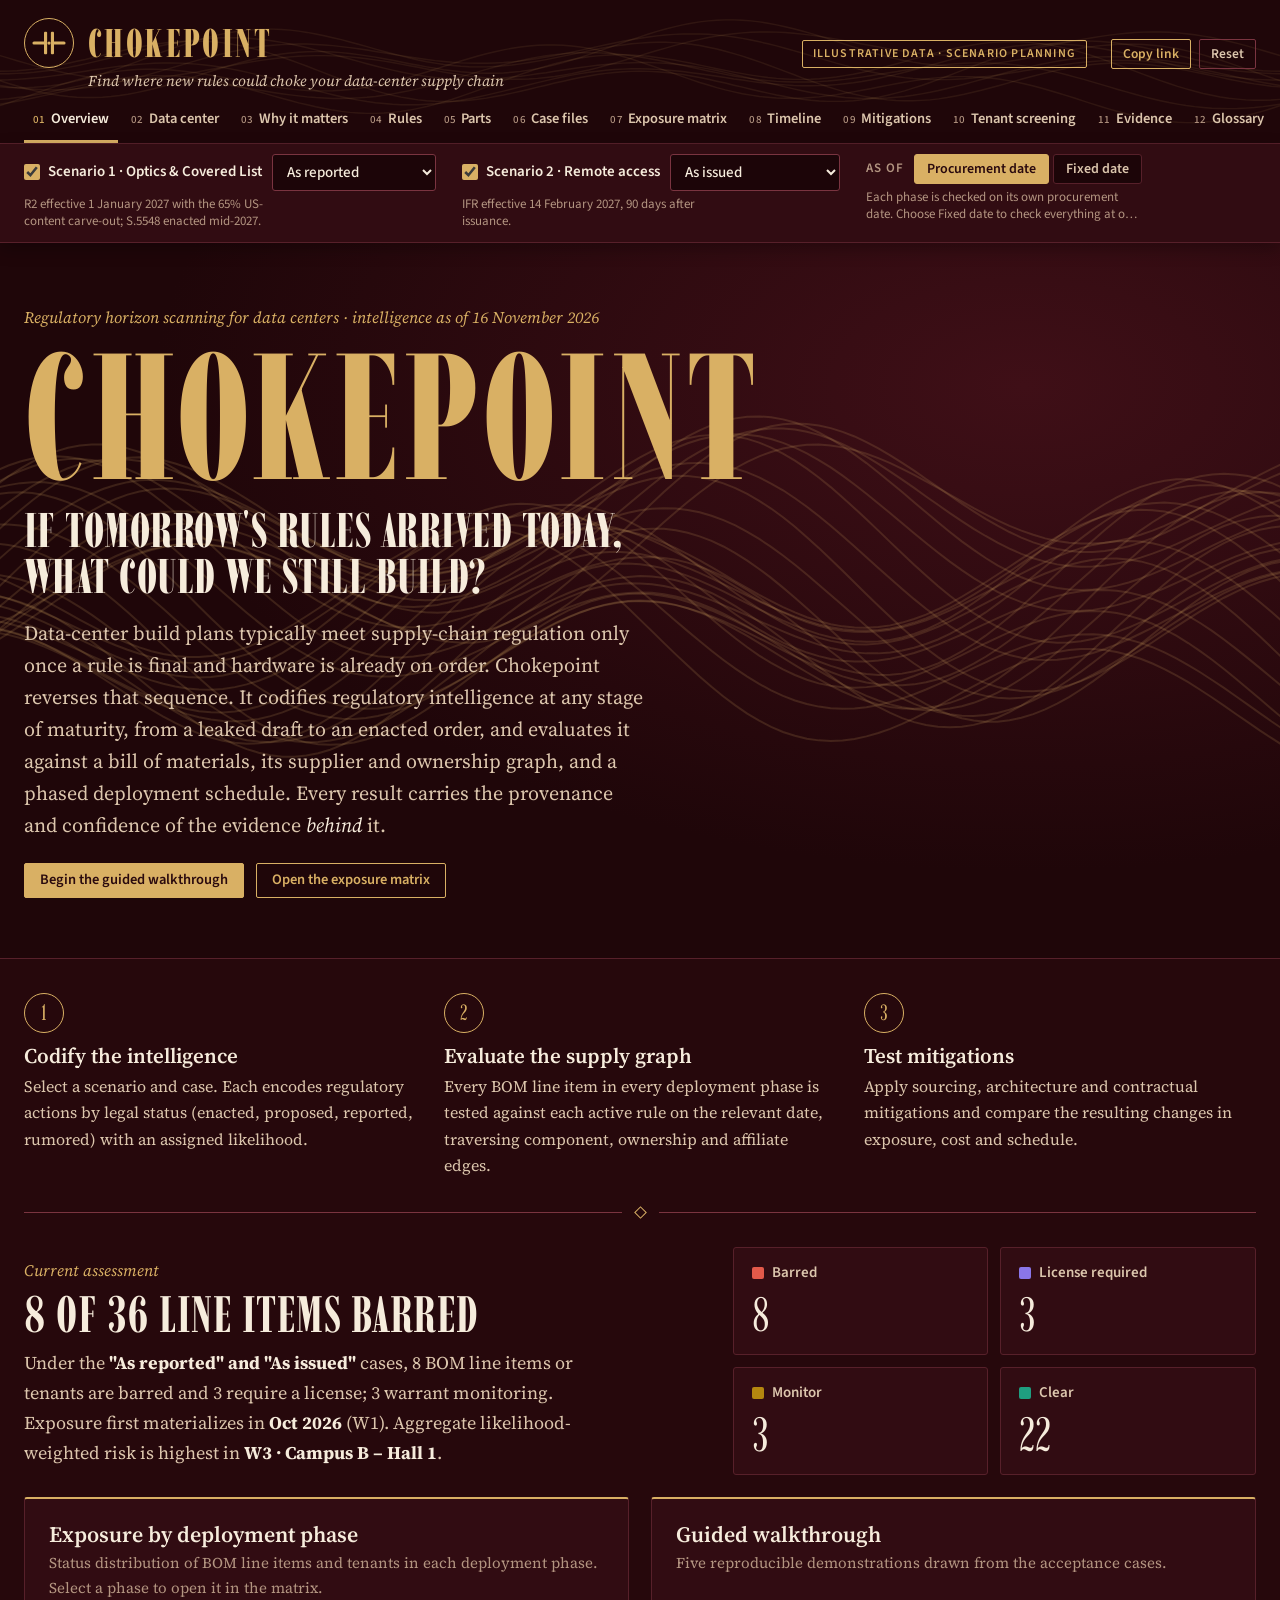
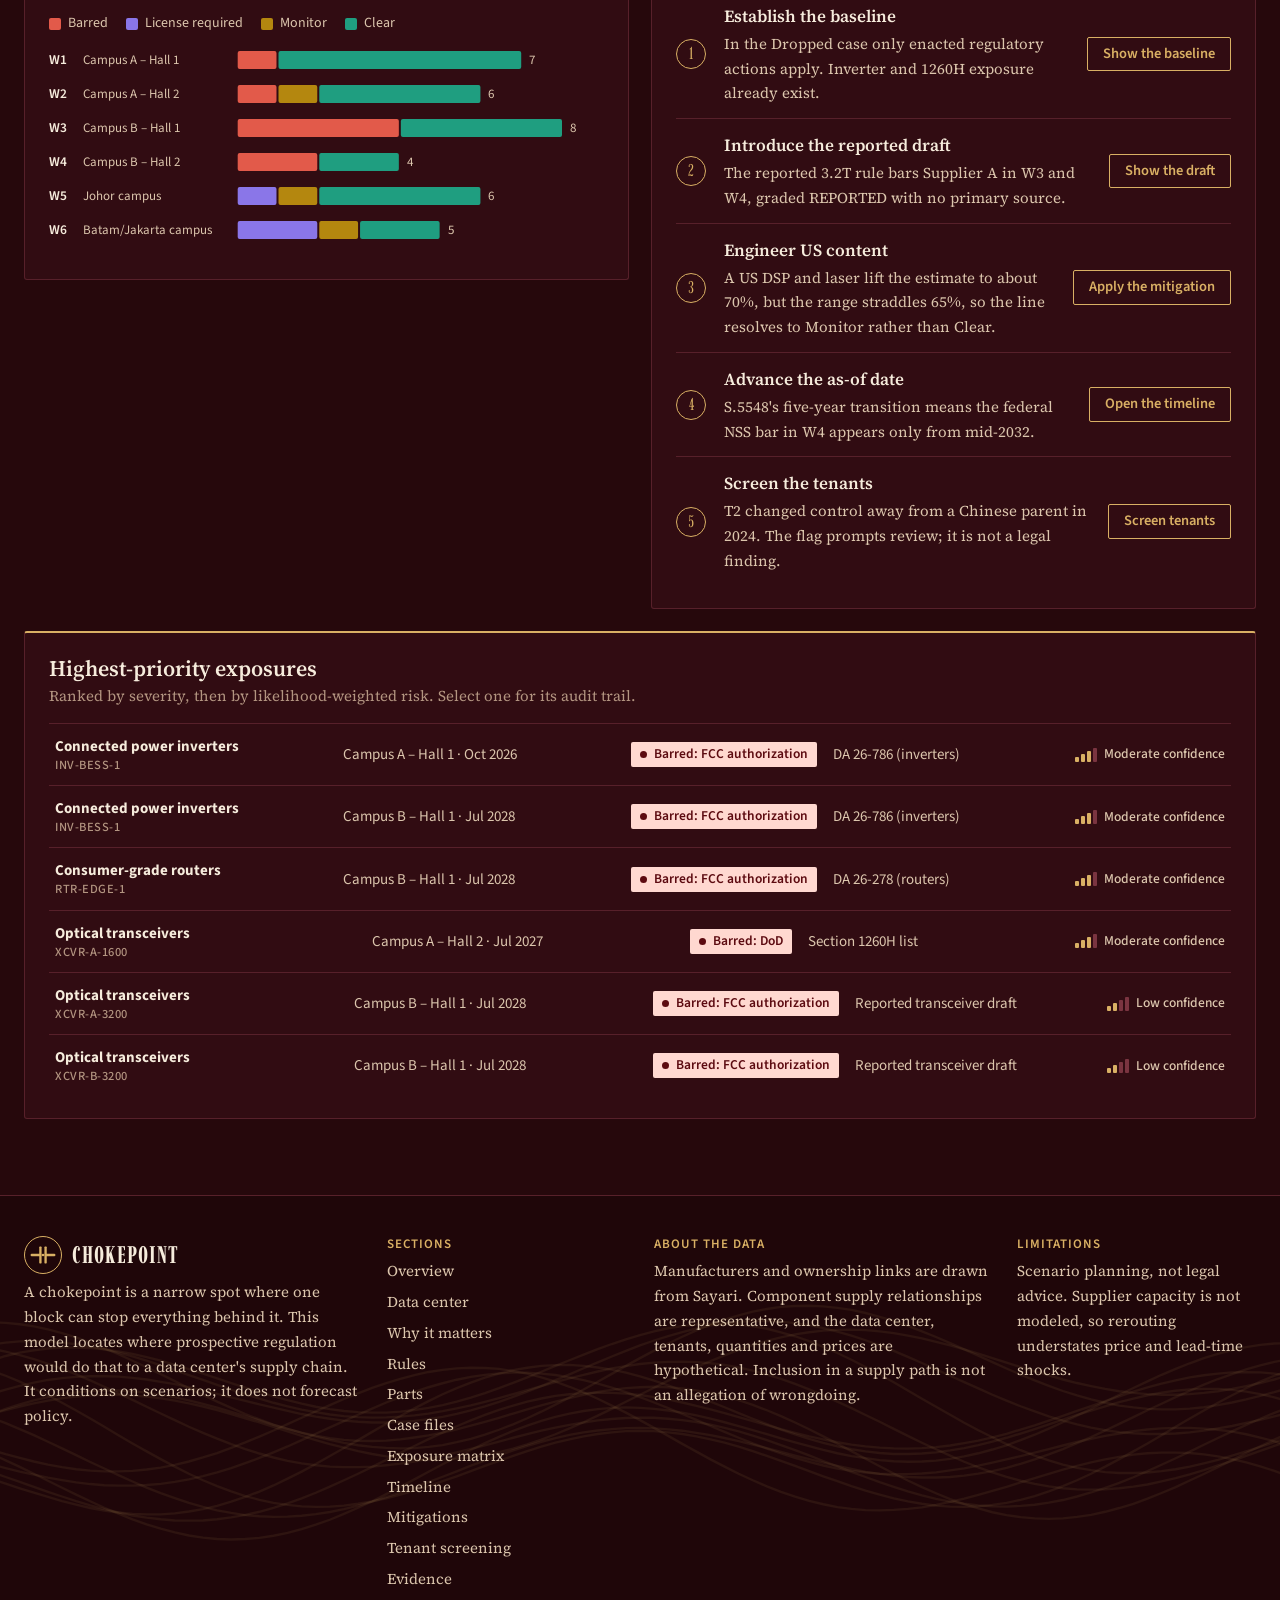
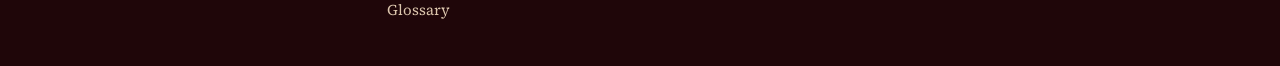
<file: docs/index.html>
<!doctype html>
<html lang="en">
  <head>
    <meta charset="UTF-8" />
    <meta name="viewport" content="width=device-width, initial-scale=1.0" />
    <meta name="color-scheme" content="dark" />
    <meta name="theme-color" content="#1f0609" />
    <link rel="icon" type="image/svg+xml" href="./favicon.svg" />
    <link rel="icon" type="image/png" sizes="32x32" href="./favicon-32.png" />
    <link rel="apple-touch-icon" href="./apple-touch-icon.png" />
    <title>Chokepoint</title>
    <meta name="description" content="Chokepoint: find where new rules could choke your data-center supply chain." />
    <link rel="preconnect" href="https://fonts.googleapis.com" />
    <link rel="preconnect" href="https://fonts.gstatic.com" crossorigin />
    <link rel="stylesheet" href="https://fonts.googleapis.com/css2?family=Imbue:opsz,wght@10..100,500..800&family=Source+Serif+4:ital,opsz,wght@0,8..60,400;0,8..60,600;1,8..60,400&family=Source+Sans+3:wght@400;500;600;700&display=swap" />
    <script type="module" crossorigin src="./assets/index-Be0ghPga.js"></script>
    <link rel="stylesheet" crossorigin href="./assets/index-BKt-Nj0O.css">
  </head>
  <body>
    <div id="root"></div>
  </body>
</html>
</file>
<file: docs/assets/index-BKt-Nj0O.css>
:root{color-scheme:dark;--bg: #26080c;--bg-raised: #310c12;--bg-hover: #3d1118;--bg-inset: #1c0508;--band: #1f0609;--line: #57202a;--line-strong: #7a3440;--text: #f6ecdc;--muted: #dcc6ad;--dim: #b39581;--gold: #d9b064;--gold-ink: #2a0a0e;--gold-soft: rgba(217, 176, 100, .12);--pattern: rgba(217, 176, 100, .16);--c-block: #e25a4a;--c-lic: #8a76e8;--c-watch: #b4870f;--c-clear: #1f9e80;--lane-solid: #ead2b8;--lane-bg: #3d1118;--st-block-bg: #ffd8d0;--st-block-fg: #5c0a10;--st-lic-bg: #ddd3ff;--st-lic-fg: #29125e;--st-risk-bg: #ffd4aa;--st-risk-fg: #4f2400;--st-watch-bg: #f4e09a;--st-watch-fg: #3d3000;--st-clear-fg: #a9dcc6;--st-clear-line: #4b7a69;--display: "Imbue", "Didot", "Bodoni 72", Georgia, serif;--serif: "Source Serif 4", Georgia, "Times New Roman", serif;--sans: "Source Sans 3", "Helvetica Neue", Arial, sans-serif;--radius: 3px}*{box-sizing:border-box}html,body{margin:0}html{scroll-behavior:smooth}body{background:var(--bg);color:var(--text);font:17px/1.65 var(--serif);-webkit-font-smoothing:antialiased}a{color:var(--gold);text-underline-offset:3px}:focus-visible{outline:2px solid var(--gold);outline-offset:2px}button,select,input{font:inherit;color:inherit}.wrap{max-width:1320px;margin:0 auto;padding-left:max(24px,env(safe-area-inset-left,0px));padding-right:max(24px,env(safe-area-inset-right,0px))}.muted{color:var(--muted)}.small{font-size:14px}.pad{padding:16px;margin:0}.code{font:500 12.5px/1.3 var(--sans);letter-spacing:.04em;color:var(--dim);display:block}.kicker{font:italic 400 16px/1.3 var(--serif);color:var(--gold)}.label{display:block;font:600 13px/1.3 var(--sans);letter-spacing:.06em;text-transform:uppercase;color:var(--dim);margin-top:4px}.display{font-family:var(--display);font-weight:700;font-variation-settings:"opsz" 60;text-transform:uppercase;letter-spacing:.01em;margin:0;line-height:.95;text-wrap:balance}.footnote{margin:0;font-size:14px;color:var(--dim);font-style:italic}.warn{color:var(--st-watch-bg);font-weight:600}.guilloche{position:absolute;top:0;right:0;bottom:0;left:0;width:100%;height:100%;pointer-events:none}.guilloche path{fill:none;stroke:var(--pattern);stroke-width:1}.orn-rule{display:flex;align-items:center;gap:0;margin:8px 0}.orn-rule:before,.orn-rule:after{content:"";flex:1;border-top:1px solid var(--line-strong)}.orn-rule span{width:9px;height:9px;transform:rotate(45deg);border:1px solid var(--gold);margin:0 14px}.topbar{position:relative;overflow:hidden;background:var(--band);border-bottom:1px solid var(--line)}.topbar-pattern path{stroke:#d9b06417}.topbar-in{position:relative;display:flex;flex-wrap:wrap;justify-content:space-between;align-items:center;gap:10px 24px;padding-block:18px 10px}.brandlock{display:flex;align-items:center;gap:14px;text-decoration:none;color:var(--gold)}.brandlock:hover .logo-mark{filter:drop-shadow(0 0 6px rgba(217,176,100,.35))}.logo-mark{flex:none;display:block;color:var(--gold)}.foot-brand{display:flex;align-items:center;gap:10px;color:var(--gold)}.wordmark{display:grid;gap:4px;color:var(--text);text-decoration:none}.wordmark span{font:800 40px/1 var(--display);font-variation-settings:"opsz" 90;letter-spacing:.06em;text-transform:uppercase;color:var(--gold)}.wordmark small{font:italic 15px/1.2 var(--serif);color:var(--muted)}.banner{font:600 12px/1 var(--sans);letter-spacing:.1em;text-transform:uppercase;color:var(--gold);border:1px solid var(--gold);padding:7px 10px;border-radius:2px}.tabs{position:relative;display:flex;flex-wrap:wrap;gap:0 4px}.tabs a{padding:12px 14px 13px;color:var(--muted);text-decoration:none;font:600 15.5px/1 var(--sans);border-bottom:3px solid transparent}.tabs a:hover{color:var(--text)}.tabs a[aria-current=page]{color:var(--text);border-bottom-color:var(--gold)}body:before{content:"";position:fixed;inset:0 0 auto;height:env(safe-area-inset-top,0px);z-index:30;background:var(--bg-raised)}.controlbar{position:sticky;top:env(safe-area-inset-top,0px);z-index:20;background:var(--bg-raised);border-bottom:1px solid var(--line);box-shadow:0 6px 16px #00000047;font-family:var(--sans)}.controlbar-in{display:flex;flex-wrap:wrap;gap:10px 24px;align-items:center;padding-block:10px}.ctl{display:flex;align-items:center;gap:10px}.ctl select{background:var(--bg-inset);border:1px solid var(--line-strong);border-radius:3px;padding:6px 10px;font:500 15px/1.2 var(--sans)}.ctl select:disabled{opacity:.45}.ctl-date{flex:1 1 420px;min-width:300px}.ctl-date .seg button{white-space:nowrap}.ctl-date input[type=range]{flex:1;min-width:100px;accent-color:var(--gold)}.controlbar .seg{flex-wrap:nowrap}.ctl-label{white-space:nowrap;font:600 13px/1 var(--sans);letter-spacing:.08em;text-transform:uppercase;color:var(--dim)}.readout{font:600 14.5px/1.2 var(--sans);min-width:96px;white-space:nowrap}.toggle{display:inline-flex;gap:8px;align-items:center;font:600 15px/1.3 var(--sans);cursor:pointer}.toggle input{accent-color:var(--gold);width:16px;height:16px;margin:0}.seg{display:inline-flex;flex-wrap:wrap;gap:4px;font-family:var(--sans)}.seg button{background:var(--bg-inset);border:1px solid var(--line);border-radius:3px;padding:7px 12px;font:600 14px/1 var(--sans);color:var(--muted);cursor:pointer}.seg button:hover{color:var(--text);border-color:var(--line-strong)}.seg button[aria-pressed=true]{background:var(--gold);border-color:var(--gold);color:var(--gold-ink)}.lever-pill{background:var(--gold-soft);border:1px solid var(--gold);color:var(--gold);border-radius:999px;padding:6px 13px;font:600 13.5px/1 var(--sans);cursor:pointer}.btn{background:transparent;border:1px solid var(--gold);color:var(--gold);border-radius:2px;padding:9px 15px;font:600 14.5px/1 var(--sans);cursor:pointer;white-space:nowrap}.btn:hover{background:var(--gold-soft)}.btn.primary{background:var(--gold);color:var(--gold-ink)}.btn.primary:hover{background:#e6c27c}.heroband{position:relative;overflow:hidden;background:radial-gradient(ellipse at 80% 20%,#3f0f17 0%,var(--band) 60%);border-bottom:1px solid var(--line)}.hero-pattern{opacity:1}.hero-in{position:relative;display:grid;gap:18px;padding-block:64px 60px;max-width:1320px}.hero-brand{font-size:clamp(72px,14vw,200px);line-height:.8;font-weight:800;font-variation-settings:"opsz" 100;letter-spacing:.02em;color:var(--gold)}.hero-title{font-size:clamp(30px,3.8vw,52px);line-height:.95;color:var(--text);font-weight:800;font-variation-settings:"opsz" 100}.hero-lede{margin:0;max-width:62ch;font-size:20px;line-height:1.6;color:var(--muted)}.hero-lede em{color:var(--text)}.hero-cta{display:flex;flex-wrap:wrap;gap:12px;margin-top:4px}.pagehead{position:relative;overflow:hidden;background:var(--band);border-bottom:1px solid var(--line)}.pagehead-pattern path{stroke:#d9b0641f}.pagehead-in{position:relative;display:grid;gap:10px;padding-block:40px 34px}.pagehead .display{font-size:clamp(38px,5vw,68px)}.intro{max-width:70ch;color:var(--muted);font-size:18px}.intro p{margin:0}.intro b{color:var(--text)}.view{display:grid;gap:22px;padding-block:34px 56px}.with-side{grid-template-columns:minmax(0,1fr) 380px;align-items:start}.main-col{display:grid;gap:14px;min-width:0}@media(max-width:1100px){.with-side{grid-template-columns:minmax(0,1fr)}}.grid-2{display:grid;grid-template-columns:repeat(auto-fit,minmax(min(100%,480px),1fr));gap:22px;align-items:start}.grid-side{display:grid;grid-template-columns:minmax(0,1fr) 340px;gap:22px;align-items:start}@media(max-width:1000px){.grid-side{grid-template-columns:minmax(0,1fr)}}.card{background:var(--bg-raised);border:1px solid var(--line);border-top:2px solid var(--gold);border-radius:var(--radius);padding:22px 24px;min-width:0;display:grid;gap:14px;align-content:start}.card-h{display:grid;gap:2px}.card-h h2{margin:0;font:600 22px/1.25 var(--serif)}.card-h p{margin:0;font-size:15px;color:var(--dim)}.steps{display:grid;grid-template-columns:repeat(auto-fit,minmax(240px,1fr));gap:28px}.steps h3{margin:10px 0 4px;font:600 21px/1.25 var(--serif)}.steps p{margin:0;color:var(--muted);font-size:16px}.step-n{display:inline-grid;place-items:center;width:40px;height:40px;border-radius:50%;border:1px solid var(--gold);color:var(--gold);font:400 22px/1 var(--display)}.step-n.small{width:30px;height:30px;font-size:17px}.answer{display:grid;grid-template-columns:minmax(0,1.3fr) minmax(0,1fr);gap:28px;align-items:center}@media(max-width:900px){.answer{grid-template-columns:minmax(0,1fr)}}.answer .display{font-size:clamp(34px,4vw,54px);margin:6px 0 10px}.lede{margin:0;font-size:18px;color:var(--muted);max-width:64ch}.lede b{color:var(--text)}.tiles{display:grid;grid-template-columns:repeat(2,minmax(0,1fr));gap:12px}.tile{display:grid;gap:8px;text-align:left;background:var(--bg-raised);border:1px solid var(--line);border-radius:var(--radius);padding:16px 18px;cursor:pointer;font-family:var(--sans)}.tile:hover{border-color:var(--gold)}.tile-k{display:flex;align-items:center;gap:8px;font:600 15px/1.2 var(--sans);color:var(--muted)}.tile-n{font:400 48px/1 var(--display);font-variant-numeric:tabular-nums}.tour{list-style:none;margin:0;padding:0;display:grid}.tour li{display:grid;grid-template-columns:34px minmax(0,1fr) auto;gap:14px;align-items:center;padding:12px 0;border-top:1px solid var(--line)}.tour li:first-child{border-top:0}.tour b{font:600 17px/1.3 var(--serif)}.tour p{margin:2px 0 0;font-size:15px;color:var(--muted)}@media(max-width:560px){.tour li{grid-template-columns:34px minmax(0,1fr)}.tour .btn{grid-column:2;justify-self:start}}.toplist{display:grid}.toprow{display:grid;grid-template-columns:minmax(170px,1.2fr) minmax(150px,1.2fr) auto minmax(0,1fr) auto;gap:16px;align-items:center;text-align:left;background:transparent;border:0;border-top:1px solid var(--line);padding:12px 6px;cursor:pointer;font:15px/1.4 var(--sans)}.toprow:hover{background:var(--bg-hover)}.toprow>*{min-width:0}@media(max-width:900px){.toprow{grid-template-columns:1fr auto}.toprow>:nth-child(2),.toprow>:nth-child(4),.toprow>:nth-child(5){display:none}}.sure{display:inline-flex;align-items:center;gap:7px;font:500 13.5px/1.2 var(--sans);color:var(--muted);white-space:nowrap}.sure-bars{display:inline-flex;gap:2px;align-items:flex-end}.sure-bars i{width:4px;background:var(--line-strong);border-radius:1px}.sure-bars i:nth-child(1){height:5px}.sure-bars i:nth-child(2){height:8px}.sure-bars i:nth-child(3){height:11px}.sure-bars i:nth-child(4){height:14px}.sure-bars i.on{background:var(--gold)}.chart{position:relative;display:grid;gap:12px;min-width:0;font-family:var(--sans)}.chart svg{display:block;overflow:visible}.legend{display:flex;flex-wrap:wrap;gap:6px 18px;font:14px/1.3 var(--sans);color:var(--muted)}.legend span{display:inline-flex;align-items:center;gap:7px}.sw{display:inline-block;width:12px;height:12px;border-radius:2px;flex:none}.sw-block{background:var(--c-block)}.sw-lic{background:var(--c-lic)}.sw-watch{background:var(--c-watch)}.sw-clear{background:var(--c-clear)}.sw-lane{background:var(--lane-solid)}.sw-hatch{background:repeating-linear-gradient(45deg,var(--lane-solid) 0 2px,var(--lane-bg) 2px 5px)}.sw-sparse{background:repeating-linear-gradient(135deg,var(--lane-solid) 0 1px,var(--lane-bg) 1px 6px)}.sw-dash{border:1.5px dashed var(--lane-solid)}.sw-dot{border:2px solid var(--text);border-radius:50%}.ax{font:13px var(--sans);fill:var(--muted)}.ax-strong{font:600 13.5px var(--sans);fill:var(--text)}.ax-dim{font:italic 13px var(--serif);fill:var(--dim)}.ax-cursor{font:600 12.5px var(--sans);fill:var(--gold)}.grid{stroke:var(--line);stroke-width:1}.zero{stroke:var(--line-strong);stroke-width:1.5}.cursor{stroke:var(--gold);stroke-width:2}.tick{stroke:var(--text);stroke-width:2}.dot{fill:var(--bg-raised);stroke:var(--text);stroke-width:2}.dashbox{stroke:var(--lane-solid);stroke-width:1.5;stroke-dasharray:4 3}.clickable{cursor:pointer}.clickable:hover .ax-strong{fill:var(--gold)}.tooltip{position:absolute;z-index:5;pointer-events:none;background:var(--bg-inset);border:1px solid var(--line-strong);border-radius:3px;padding:9px 11px;font:14px/1.45 var(--sans);color:var(--text);box-shadow:0 8px 20px #0006;max-width:300px}.tiprow{display:flex;align-items:center;gap:6px}.tiprow b{margin-left:auto;padding-left:12px}.tiphint{display:block;margin-top:4px;color:var(--dim);font-size:13px}.filters{display:flex;flex-wrap:wrap;gap:10px 22px;align-items:center;font-family:var(--sans)}.matrix{overflow-x:auto;border:1px solid var(--line);border-radius:var(--radius);background:var(--bg-inset);font-family:var(--sans)}table{border-collapse:separate;border-spacing:0;width:100%;font-variant-numeric:tabular-nums}th,td{border-bottom:1px solid var(--line);padding:0;text-align:left;vertical-align:top}.matrix thead th{background:var(--bg-raised);padding:12px 14px;min-width:150px;font-weight:400;vertical-align:bottom}.matrix thead th:first-child{min-width:200px;position:sticky;left:0;z-index:2;font:600 13px var(--sans);color:var(--dim);letter-spacing:.08em;text-transform:uppercase}.wid{display:block;font:400 22px/1 var(--display);color:var(--gold)}.wname{display:block;font:600 15px/1.3 var(--sans);color:var(--text);margin:4px 0}.wmeta{display:block;font:13.5px/1.45 var(--sans);color:var(--muted)}.matrix tbody th{position:sticky;left:0;z-index:1;background:var(--bg-inset);padding:12px 14px;font:600 15px/1.3 var(--sans);border-right:1px solid var(--line)}.matrix tbody th small{display:block;color:var(--dim);font:400 13px/1.35 var(--sans);margin-top:2px}.matrix td.txt{padding:14px;font-size:15px;vertical-align:middle}.matrix td.num{font-variant-numeric:tabular-nums}tr.group th,tr.group td{background:var(--bg)!important;padding:18px 14px 8px}tr.group th{font:600 19px/1.2 var(--serif)!important;color:var(--text)}tr.group th small{font:italic 14px/1.4 var(--serif)!important;color:var(--dim);max-width:46ch}.cellbtn{display:grid;gap:6px;width:100%;min-height:64px;padding:11px 14px;background:transparent;border:0;text-align:left;cursor:pointer;align-content:start}.cellbtn:hover{background:var(--bg-hover)}.cellbtn[aria-pressed=true]{background:var(--gold-soft);box-shadow:inset 0 0 0 1.5px var(--gold)}.empty{display:block;padding:14px;color:var(--line-strong)}.flags{display:flex;flex-wrap:wrap;gap:4px}.flag{font:500 12px/1.2 var(--sans);color:var(--muted);border:1px dashed var(--line-strong);padding:3px 6px;border-radius:2px}.chip{display:inline-flex;align-items:center;gap:7px;justify-self:start;font:600 13.5px/1.1 var(--sans);padding:5px 9px;border-radius:2px;white-space:nowrap}.chip:before{content:"";width:7px;height:7px;border-radius:50%;background:currentColor;flex:none}.chip.block{background:var(--st-block-bg);color:var(--st-block-fg)}.chip.lic{background:var(--st-lic-bg);color:var(--st-lic-fg)}.chip.risk{background:var(--st-risk-bg);color:var(--st-risk-fg)}.chip.watch{background:var(--st-watch-bg);color:var(--st-watch-fg)}.chip.clear{color:var(--st-clear-fg);box-shadow:inset 0 0 0 1px var(--st-clear-line)}.side{position:sticky;top:76px;background:var(--bg-raised);border:1px solid var(--line);border-top:2px solid var(--gold);border-radius:var(--radius);padding:20px 22px;display:grid;gap:12px;max-height:calc(100vh - 92px);overflow:auto;align-content:start;font-size:16px}.side-h{display:flex;justify-content:space-between;gap:8px;align-items:start}.side .display{font-size:30px}.x{background:none;border:0;color:var(--muted);font-size:24px;line-height:1;cursor:pointer;padding:0 4px}.x:hover{color:var(--text)}.hit{border-top:1px solid var(--line);padding-top:14px;display:grid;gap:8px}.hit-h{display:flex;gap:10px;align-items:baseline;font-size:17px}.rule-tag{font:600 12px/1 var(--sans);color:var(--gold);border:1px solid var(--gold);padding:3px 5px;border-radius:2px}.hit p{margin:0;font-size:15.5px;color:var(--muted)}.chain{list-style:none;margin:0;padding:10px 12px;display:grid;gap:8px;background:var(--bg-inset);border-radius:3px;font:15px/1.35 var(--sans)}.chain li{position:relative;padding-left:20px}.chain li:before{content:"";position:absolute;left:4px;top:7px;width:7px;height:7px;border-radius:50%;background:var(--gold)}.chain li+li:after{content:"";position:absolute;left:7px;top:-8px;height:14px;border-left:1px solid var(--line-strong)}.sources{display:grid;gap:4px;font:15px/1.4 var(--sans)}.nosrc{display:inline-block;font:600 12.5px/1 var(--sans);color:var(--st-block-bg);border:1px dashed var(--st-block-bg);padding:5px 7px;border-radius:2px;justify-self:start;margin-top:4px}.more summary{cursor:pointer;font:600 14px/1.3 var(--sans);color:var(--dim)}.kv{display:grid;grid-template-columns:110px minmax(0,1fr);gap:6px 12px;font:14.5px/1.45 var(--sans);margin:8px 0 0}.kv dt{color:var(--dim);font-weight:600}.kv dd{margin:0;min-width:0;overflow-wrap:anywhere}.kv dd.code{display:block}.own{display:grid;gap:6px;padding:12px;background:var(--bg-inset);border-radius:3px}.own-track{position:relative;height:26px}.own-seg{position:absolute;top:0;height:26px;border-radius:2px;background:var(--line-strong);font:600 12.5px/26px var(--sans);padding-left:7px;overflow:hidden;white-space:nowrap}.own-seg.concern{background:var(--c-block);color:#fff}.own-legend{display:grid;gap:2px;font:14px/1.4 var(--sans);color:var(--muted)}.own p{margin:0}.rulecard{display:grid;gap:10px}.rulecard .display{font-size:28px}.rulecard p{margin:0;color:var(--muted)}.lever-grid{display:grid;grid-template-columns:repeat(auto-fit,minmax(min(100%,300px),1fr));gap:14px}.lever{display:grid;grid-template-columns:18px minmax(0,1fr);gap:6px 12px;background:var(--bg-raised);border:1px solid var(--line);border-radius:var(--radius);padding:16px 18px;cursor:pointer}.lever:hover{border-color:var(--line-strong)}.lever.on{border-color:var(--gold);background:linear-gradient(0deg,var(--gold-soft),var(--gold-soft)),var(--bg-raised)}.lever input{grid-row:span 2;accent-color:var(--gold);width:17px;height:17px;margin-top:4px}.lever-t{font:600 17.5px/1.3 var(--serif)}.lever-d{font-size:15px;color:var(--muted)}.tablewrap{overflow-x:auto}table.plain{font-family:var(--sans)}table.plain th,table.plain td{padding:10px 12px;font-size:15px;vertical-align:top}table.plain thead th{font:600 13px/1.3 var(--sans);color:var(--dim);text-transform:uppercase;letter-spacing:.06em}.better{color:var(--st-clear-fg)}.worse{color:#ffb6aa}.notes{margin:0;padding-left:20px;display:grid;gap:4px;font:14.5px/1.45 var(--sans);color:var(--muted)}.scale{display:grid;grid-template-columns:repeat(auto-fit,minmax(220px,1fr));gap:18px;padding:18px 22px;border:1px solid var(--line);border-radius:var(--radius)}.scale p{margin:6px 0 0;font-size:15px;color:var(--muted)}.legal{display:inline-block;font:600 13px/1 var(--sans);padding:5px 8px;border-radius:2px;border:1px solid var(--line-strong)}.legal-enacted{background:var(--text);color:var(--bg);border-color:var(--text)}.legal-reported,.legal-rumored{border-style:dashed;color:var(--st-watch-bg)}.src+.src{margin-top:8px}.intel{display:grid;gap:8px}.intel details{border-top:1px solid var(--line);padding-top:10px}.intel summary{cursor:pointer;font-weight:600}.intel p{margin:8px 0 0;font-size:16px}.glossary{display:grid;grid-template-columns:repeat(auto-fit,minmax(min(100%,380px),1fr));gap:0 40px;margin:0}.glossary div{padding:16px 0;border-top:1px solid var(--line)}.glossary dt{font:400 24px/1.1 var(--display);text-transform:uppercase;letter-spacing:.02em;color:var(--gold)}.glossary dd{margin:6px 0 0;color:var(--muted)}.foot{position:relative;overflow:hidden;background:var(--band);border-top:1px solid var(--line);margin-top:20px}.foot-pattern path{stroke:#d9b06414}.foot-in{position:relative;display:grid;grid-template-columns:1.4fr 1fr 1.4fr 1fr;gap:28px;padding-block:40px 44px;font-size:15px;color:var(--muted)}@media(max-width:860px){.foot-in{grid-template-columns:1fr 1fr}}@media(max-width:520px){.foot-in{grid-template-columns:1fr}}.foot-in>div{display:grid;gap:6px;align-content:start}.foot-in p{margin:0}.foot-title{font:700 24px/1 var(--display);text-transform:uppercase;letter-spacing:.04em;color:var(--text)}.foot-h{font:600 13px/1.3 var(--sans);letter-spacing:.08em;text-transform:uppercase;color:var(--gold)}.foot-in a{color:var(--muted);text-decoration:none}.foot-in a:hover{color:var(--text);text-decoration:underline}@media(prefers-reduced-motion:reduce){*{transition:none!important}html{scroll-behavior:auto}}.howto{display:grid;grid-template-columns:minmax(0,1fr) auto;gap:18px 32px;align-items:end;padding:18px 22px;border:1px solid var(--line);border-radius:var(--radius)}.howto p{margin:6px 0 0;color:var(--muted);max-width:80ch}.howto b{color:var(--text)}@media(max-width:1000px){.howto{grid-template-columns:minmax(0,1fr)}}.rulegroup{display:grid;gap:14px}.rulegroup-h h2{margin:0;font:400 34px/1 var(--display);text-transform:uppercase;letter-spacing:.01em;color:var(--gold)}.rulegroup-h p{margin:6px 0 0;color:var(--muted);max-width:90ch}.rulegroup-h b{color:var(--text)}.rulecards{display:grid;grid-template-columns:repeat(auto-fit,minmax(min(100%,560px),1fr));gap:18px}.rulefull{background:var(--bg-raised);border:1px solid var(--line);border-top:2px solid var(--gold);border-radius:var(--radius);padding:20px 22px;display:grid;gap:14px;align-content:start;scroll-margin-top:90px}.rulefull.flash{box-shadow:0 0 0 2px var(--gold)}.rulefull-h{display:flex;flex-wrap:wrap;gap:8px 10px;align-items:center}.rulefull-h h3{margin:0;font:600 21px/1.25 var(--serif);flex:1 1 200px}.rulefull-h .nosrc{margin-top:0}.likely{font:600 13px/1 var(--sans);color:var(--dim)}.rulefull-what{margin:0;font-size:18px;line-height:1.55;color:var(--text)}.facts{display:grid;grid-template-columns:repeat(2,minmax(0,1fr));gap:12px 22px;margin:0;padding:14px 0;border-top:1px solid var(--line);border-bottom:1px solid var(--line)}.facts .wide{grid-column:1 / -1}@media(max-width:640px){.facts{grid-template-columns:minmax(0,1fr)}}.facts dt{font:600 12.5px/1.3 var(--sans);letter-spacing:.07em;text-transform:uppercase;color:var(--gold)}.facts dd{margin:3px 0 0;font-size:15.5px;color:var(--muted)}.facts dd .block{display:block}.affects{display:grid;gap:8px}.affect-list{display:flex;flex-wrap:wrap;gap:6px}.affect{display:inline-flex;align-items:center;gap:8px;background:var(--bg-inset);border:1px solid var(--line);border-radius:2px;padding:5px 8px;font:14px/1.2 var(--sans);cursor:pointer}.affect:hover{border-color:var(--gold)}.affect .chip{font-size:12px;padding:3px 6px}.rulefull-f{display:flex;flex-wrap:wrap;gap:4px 14px;font:13.5px/1.4 var(--sans);color:var(--dim)}.linklike{background:none;border:0;padding:0;text-align:left;cursor:pointer;color:var(--text)}.linklike:hover b{color:var(--gold);text-decoration:underline;text-underline-offset:3px}.arrow{color:var(--gold)}.productfacts{border-top:0;padding-top:0}.comps{list-style:none;margin:4px 0 0;padding:0;display:grid;gap:8px}.comps li{padding-left:10px;border-left:2px solid var(--line-strong)}.lb{font:600 11px/1 var(--sans);color:var(--gold);border:1px solid var(--gold);padding:2px 5px;border-radius:2px;margin-left:8px;vertical-align:1px}.affect.static{cursor:default}.affect.static:hover{border-color:var(--line)}.tabnum{font:500 11px/1 var(--sans);color:var(--dim);margin-right:6px;letter-spacing:.04em}.tabs a[aria-current=page] .tabnum{color:var(--gold)}.tabs a{padding-inline:11px;font-size:15px}.controlbar-in{align-items:flex-start;gap:12px 26px;padding-block:10px 11px}.ctl-scn,.ctl-date{display:grid;gap:5px;align-items:start}.ctl-row{display:flex;align-items:center;gap:10px;flex-wrap:wrap}.ctl-sub{font:13px/1.35 var(--sans);color:var(--dim);max-width:46ch;overflow:hidden;text-overflow:ellipsis;display:-webkit-box;-webkit-line-clamp:2;-webkit-box-orient:vertical}.ctl-date{flex:1 1 380px;min-width:300px}.ctl-date input[type=range]{flex:1 1 140px;min-width:120px}.stepbtn{width:28px;height:28px;border-radius:3px;border:1px solid var(--line-strong);background:var(--bg-inset);color:var(--text);font:600 16px/1 var(--sans);cursor:pointer}.stepbtn:hover{border-color:var(--gold);color:var(--gold)}.quick{display:inline-flex;flex-wrap:wrap;gap:4px}.quick button{border:1px solid var(--line);background:transparent;color:var(--muted);border-radius:999px;padding:3px 9px;font:600 12.5px/1.2 var(--sans);cursor:pointer}.quick button:hover,.quick button[aria-pressed=true]{border-color:var(--gold);color:var(--gold)}.ctl-actions{align-self:center;margin-left:auto;gap:8px}.btn.small{padding:7px 11px;font-size:13.5px}.btn.quiet{border-color:var(--line-strong);color:var(--muted)}.btn.quiet:hover{color:var(--text);background:var(--bg-hover)}@media(max-width:900px){.ctl-actions{margin-left:0}}.dc-layout{display:grid;grid-template-columns:minmax(0,1fr) 380px;gap:20px;align-items:start}@media(max-width:1100px){.dc-layout{grid-template-columns:minmax(0,1fr)}}.dc-stage{gap:10px}.dc-toolbar{display:flex;flex-wrap:wrap;gap:10px 18px;align-items:center;font-family:var(--sans)}.dc-canvas{width:100%;height:clamp(320px,52vw,560px);display:block;touch-action:none;cursor:grab;border-radius:3px;background:radial-gradient(ellipse at 50% 70%,#34101a 0%,var(--bg-inset) 75%)}.dc-canvas:active{cursor:grabbing}.dc-foot{display:flex;flex-wrap:wrap;justify-content:space-between;gap:6px 18px;align-items:center}.dc-side{display:grid;gap:14px;position:sticky;top:130px}.dc-parts{display:grid;gap:4px}.dc-part{display:flex;justify-content:space-between;align-items:center;gap:10px;background:var(--bg-raised);border:1px solid var(--line);border-radius:3px;padding:9px 12px;font:600 15px/1.3 var(--sans);color:var(--text);cursor:pointer;text-align:left}.dc-part:hover{border-color:var(--line-strong)}.dc-part[aria-selected=true]{border-color:var(--gold);background:var(--gold-soft)}.dc-part .chip{font-size:12px;padding:3px 7px}.dc-detail .display{font-size:28px}.dc-detail p{margin:0}.note{border-left:2px solid var(--gold);padding-left:10px;color:var(--muted);font-style:italic}.clickrow{cursor:pointer}.clickrow:hover td,.clickrow:hover th{background:var(--bg-hover)}.harms{display:grid;gap:8px}.hcard{background:var(--bg-raised);border:1px solid var(--line);border-radius:3px}.hcard.on{border-color:var(--gold)}.hbtn{display:grid;grid-template-columns:46px minmax(0,1fr) 24px;gap:14px;align-items:center;width:100%;padding:14px 18px;background:none;border:0;text-align:left;cursor:pointer;color:var(--text)}.hbtn b{display:block;font:600 19px/1.25 var(--serif)}.hbtn small{display:block;font:15px/1.4 var(--serif);color:var(--muted);margin-top:2px}.hnum{display:inline-grid;place-items:center;width:42px;height:42px;border-radius:50%;border:1px solid var(--gold);color:var(--gold);font:400 20px/1 var(--display)}.hnum.small{width:32px;height:32px;font-size:16px;flex:none}.hchev{font:400 24px/1 var(--sans);color:var(--gold)}.hbody{padding:0 18px 18px 78px;display:grid;gap:10px}.hbody p{margin:0}@media(max-width:640px){.hbody{padding-left:18px}}.gapbox{border:1px solid var(--line-strong);border-left:3px solid var(--c-block);border-radius:3px;padding:10px 14px;background:var(--bg-inset)}.gapbox p{margin:4px 0 0}.hsrc{margin:0;padding-left:18px;font:15px/1.5 var(--sans)}.casetabs{display:grid;grid-template-columns:repeat(auto-fit,minmax(min(100%,300px),1fr));gap:8px}.casetab{display:flex;gap:12px;align-items:flex-start;text-align:left;background:var(--bg-raised);border:1px solid var(--line);border-radius:3px;padding:12px 14px;cursor:pointer;color:var(--text)}.casetab:hover{border-color:var(--line-strong)}.casetab[aria-selected=true]{border-color:var(--gold);background:var(--gold-soft)}.casetab b{display:block;font:600 15.5px/1.3 var(--serif)}.casetab small{display:block;font:13.5px/1.35 var(--sans);color:var(--dim);margin-top:3px}.casebody{gap:14px}.casetitle{font-size:clamp(28px,3.4vw,42px)}.casegrid{display:grid;grid-template-columns:minmax(0,1.15fr) minmax(0,1fr);gap:28px;margin-top:6px}@media(max-width:960px){.casegrid{grid-template-columns:minmax(0,1fr)}}.steps-tl{list-style:none;margin:8px 0 0;padding:0 0 0 18px;border-left:1px solid var(--line-strong);display:grid;gap:16px}.steps-tl li{position:relative}.steps-tl li:before{content:"";position:absolute;left:-23px;top:6px;width:9px;height:9px;transform:rotate(45deg);background:var(--gold)}.tl-date{font:600 13px/1.2 var(--sans);color:var(--gold);letter-spacing:.04em}.steps-tl p{margin:4px 0}.tl-links{display:flex;flex-wrap:wrap;gap:4px 14px;font:14px/1.4 var(--sans)}.tally{display:flex;gap:14px;font:600 14px/1 var(--sans);margin:8px 0 4px}.v-caught{color:var(--st-clear-fg)}.v-partly{color:var(--st-watch-bg)}.v-missed{color:#ffb6aa}.verdicts{list-style:none;margin:0;padding:0;display:grid;gap:10px}.verdicts li{display:grid;grid-template-columns:74px minmax(0,1fr);gap:12px;align-items:start;border-top:1px solid var(--line);padding-top:10px}.verdicts p{margin:3px 0 0;color:var(--muted);font-size:15.5px}.verdict{display:inline-block;text-align:center;font:700 12px/1 var(--sans);letter-spacing:.06em;text-transform:uppercase;padding:6px 0;border-radius:2px}.verdict.v-caught{background:var(--st-clear-line);color:#eafff5}.verdict.v-partly{background:var(--st-watch-bg);color:var(--st-watch-fg)}.verdict.v-missed{background:var(--st-block-bg);color:var(--st-block-fg)}.tabs{flex-wrap:nowrap;overflow-x:auto;scrollbar-width:thin}.tabs a{white-space:nowrap;flex:none}.top-actions{display:flex;align-items:center;gap:8px;flex-wrap:wrap}.topbar-in{align-items:center}.topbar-in .banner{margin-left:auto}.tabs a{padding-inline:9px;font-size:14.5px}.tabnum{margin-right:5px}.brandlock{display:grid;gap:4px;align-items:start;text-decoration:none}.brand-row{display:flex;align-items:center;gap:14px}.logo-circle{display:grid;place-items:center;width:50px;height:50px;border-radius:50%;border:1.5px solid var(--gold);color:var(--gold);flex:none;transition:box-shadow .2s}.logo-circle.small{width:38px;height:38px}.brandlock:hover .logo-circle{box-shadow:0 0 0 4px var(--gold-soft)}.brandlock:hover .logo-mark{filter:none}.wordmark-title{font:800 40px/1 var(--display);font-variation-settings:"opsz" 90;letter-spacing:.06em;text-transform:uppercase;color:var(--gold)}.wordmark-tag{padding-left:64px;font:italic 15px/1.2 var(--serif);color:var(--muted)}@media(max-width:560px){.wordmark-title{font-size:30px}.logo-circle{width:40px;height:40px}.wordmark-tag{padding-left:0}}@media(prefers-reduced-motion:reduce){.logo-circle{transition:none}}.affects.alt{border:1px dashed var(--line-strong);border-radius:3px;padding:12px 14px;gap:8px}.affects.alt p{margin:0}.altbadge{justify-self:start;font:600 12.5px/1 var(--sans);letter-spacing:.04em;color:var(--gold);border:1px solid var(--gold);padding:5px 8px;border-radius:2px}
</file>
